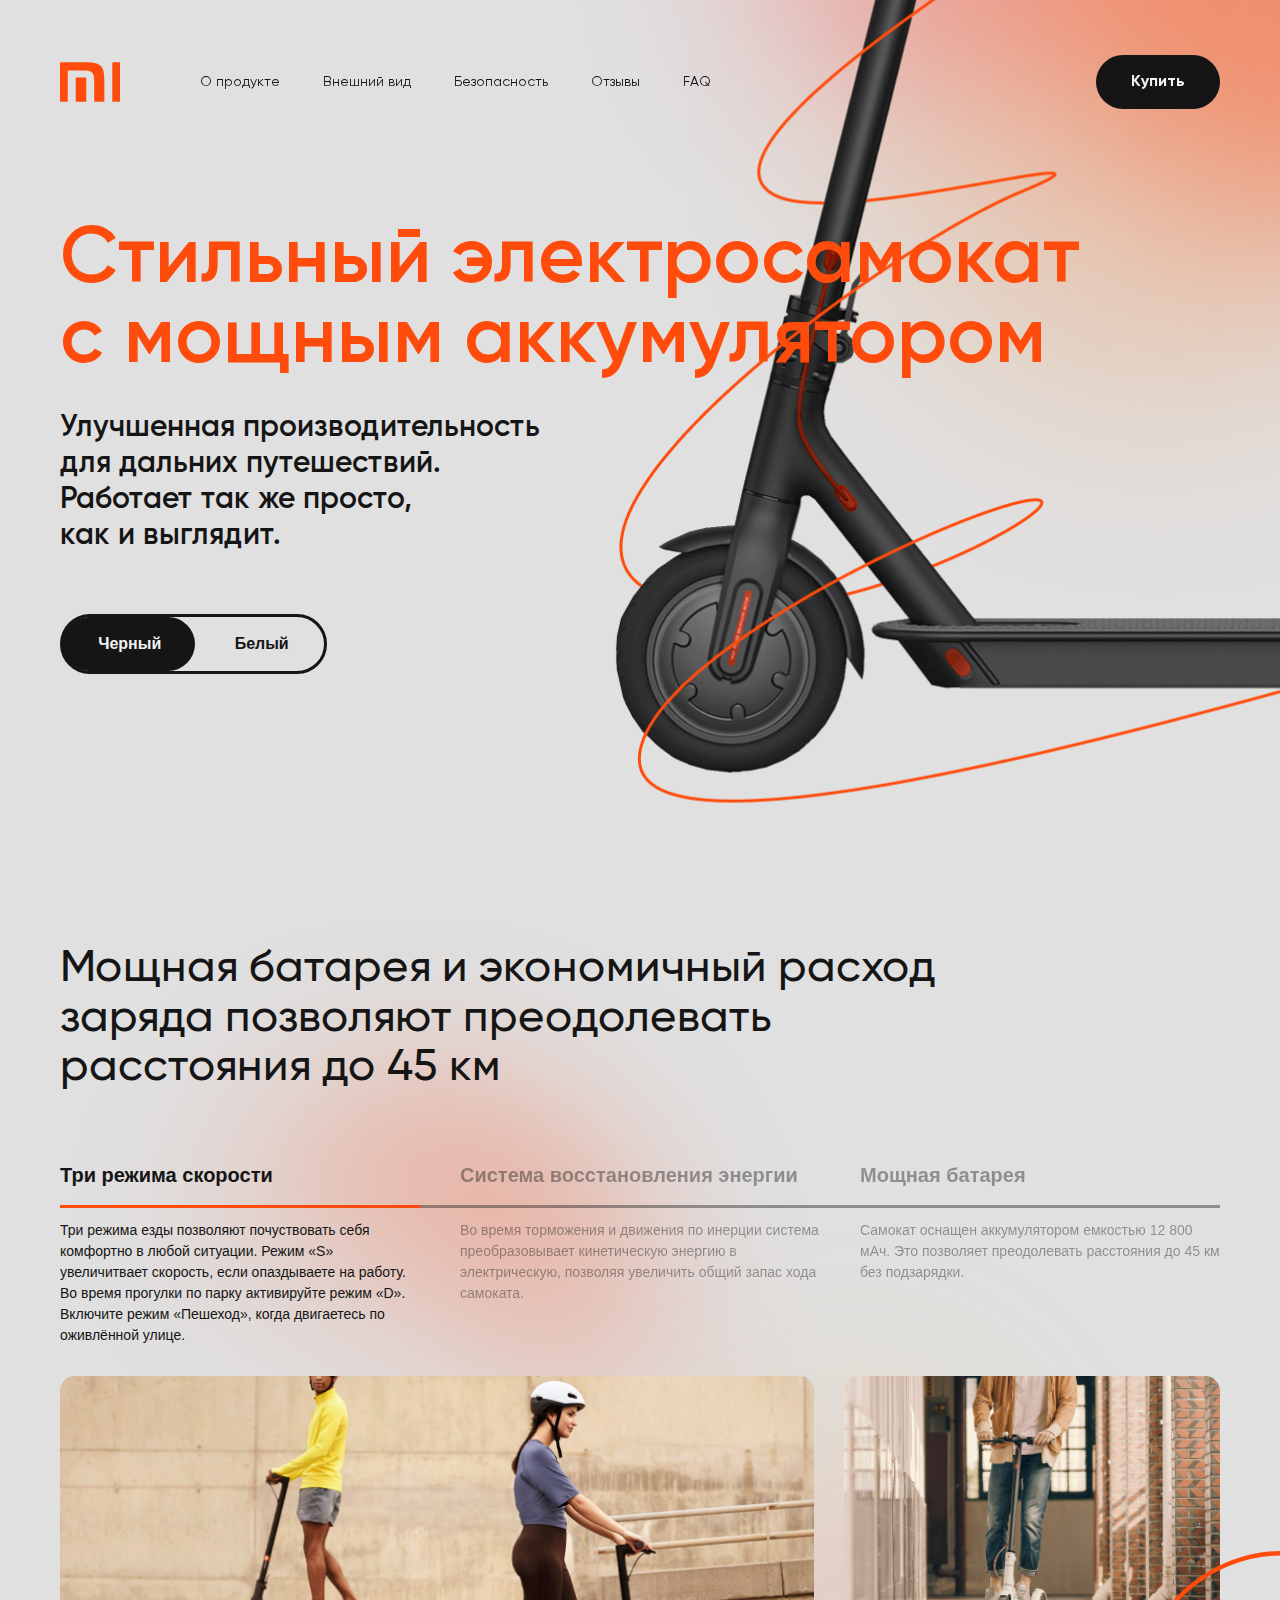
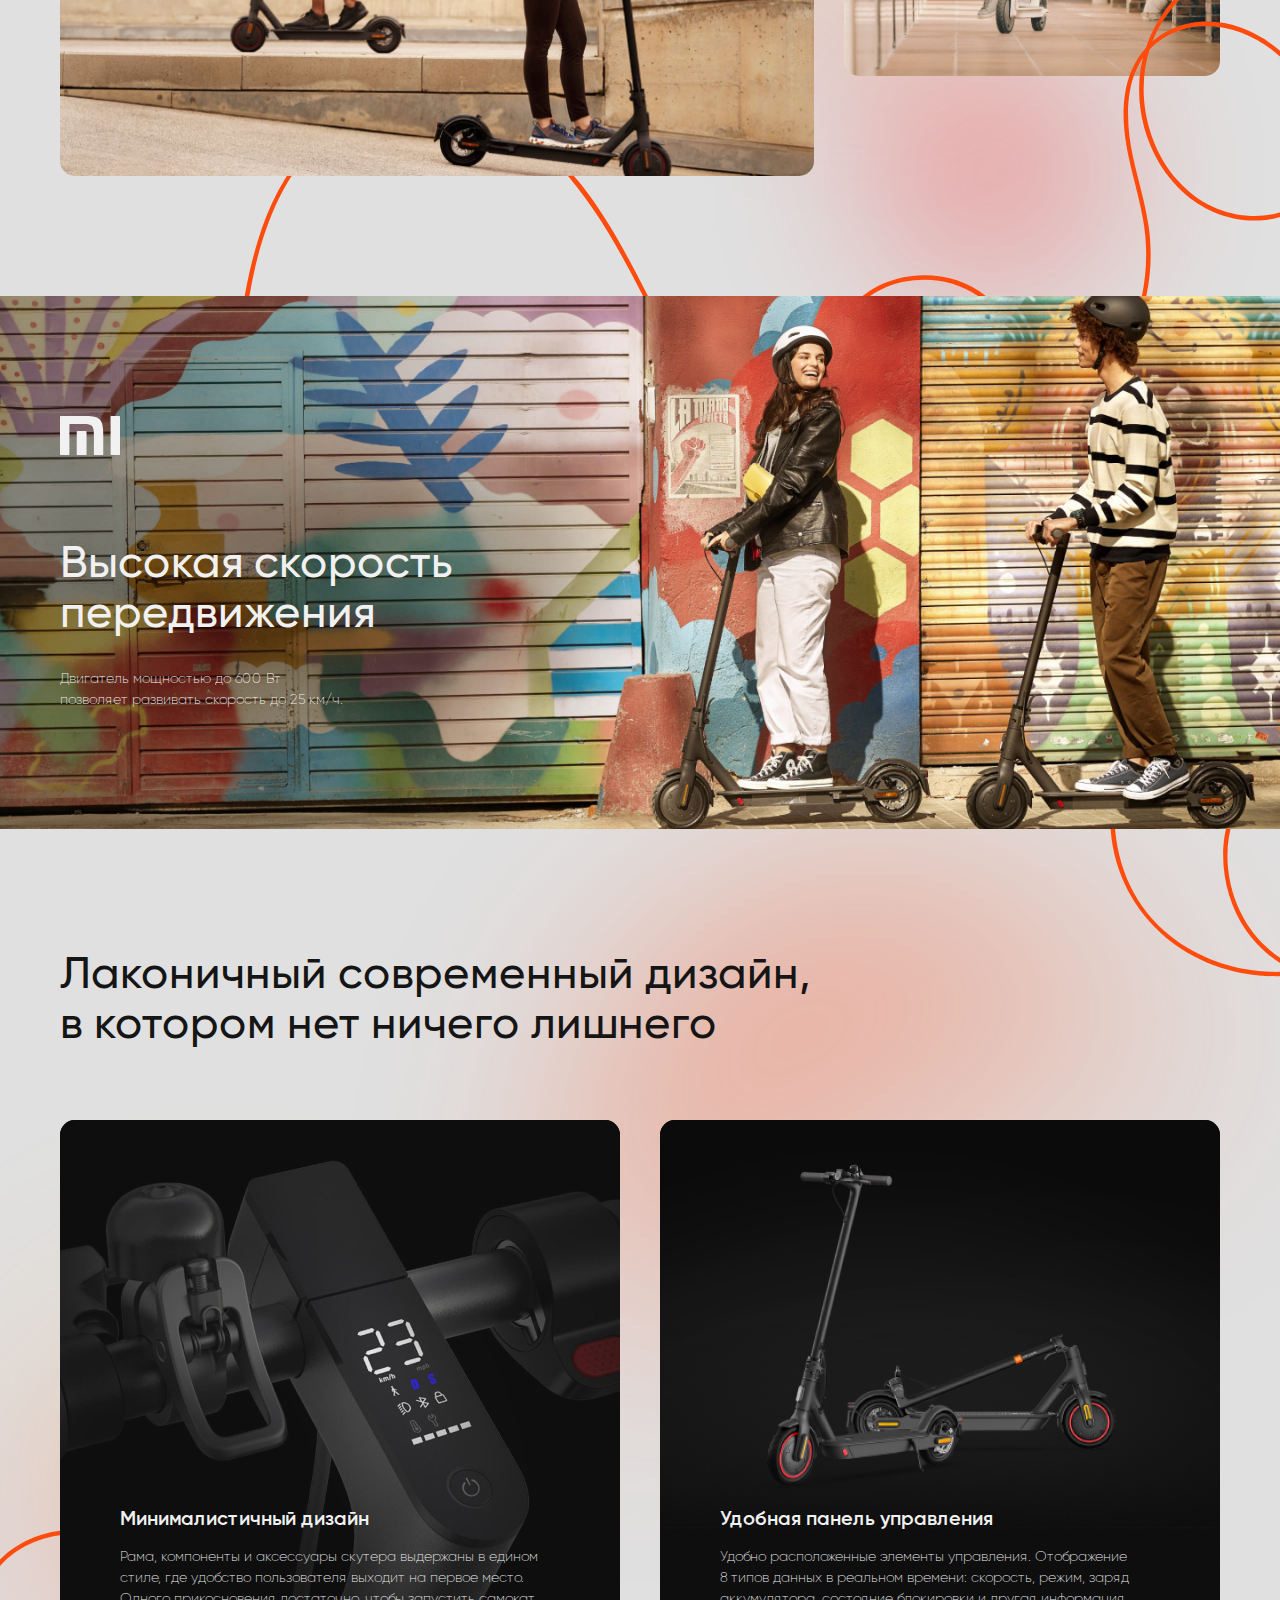
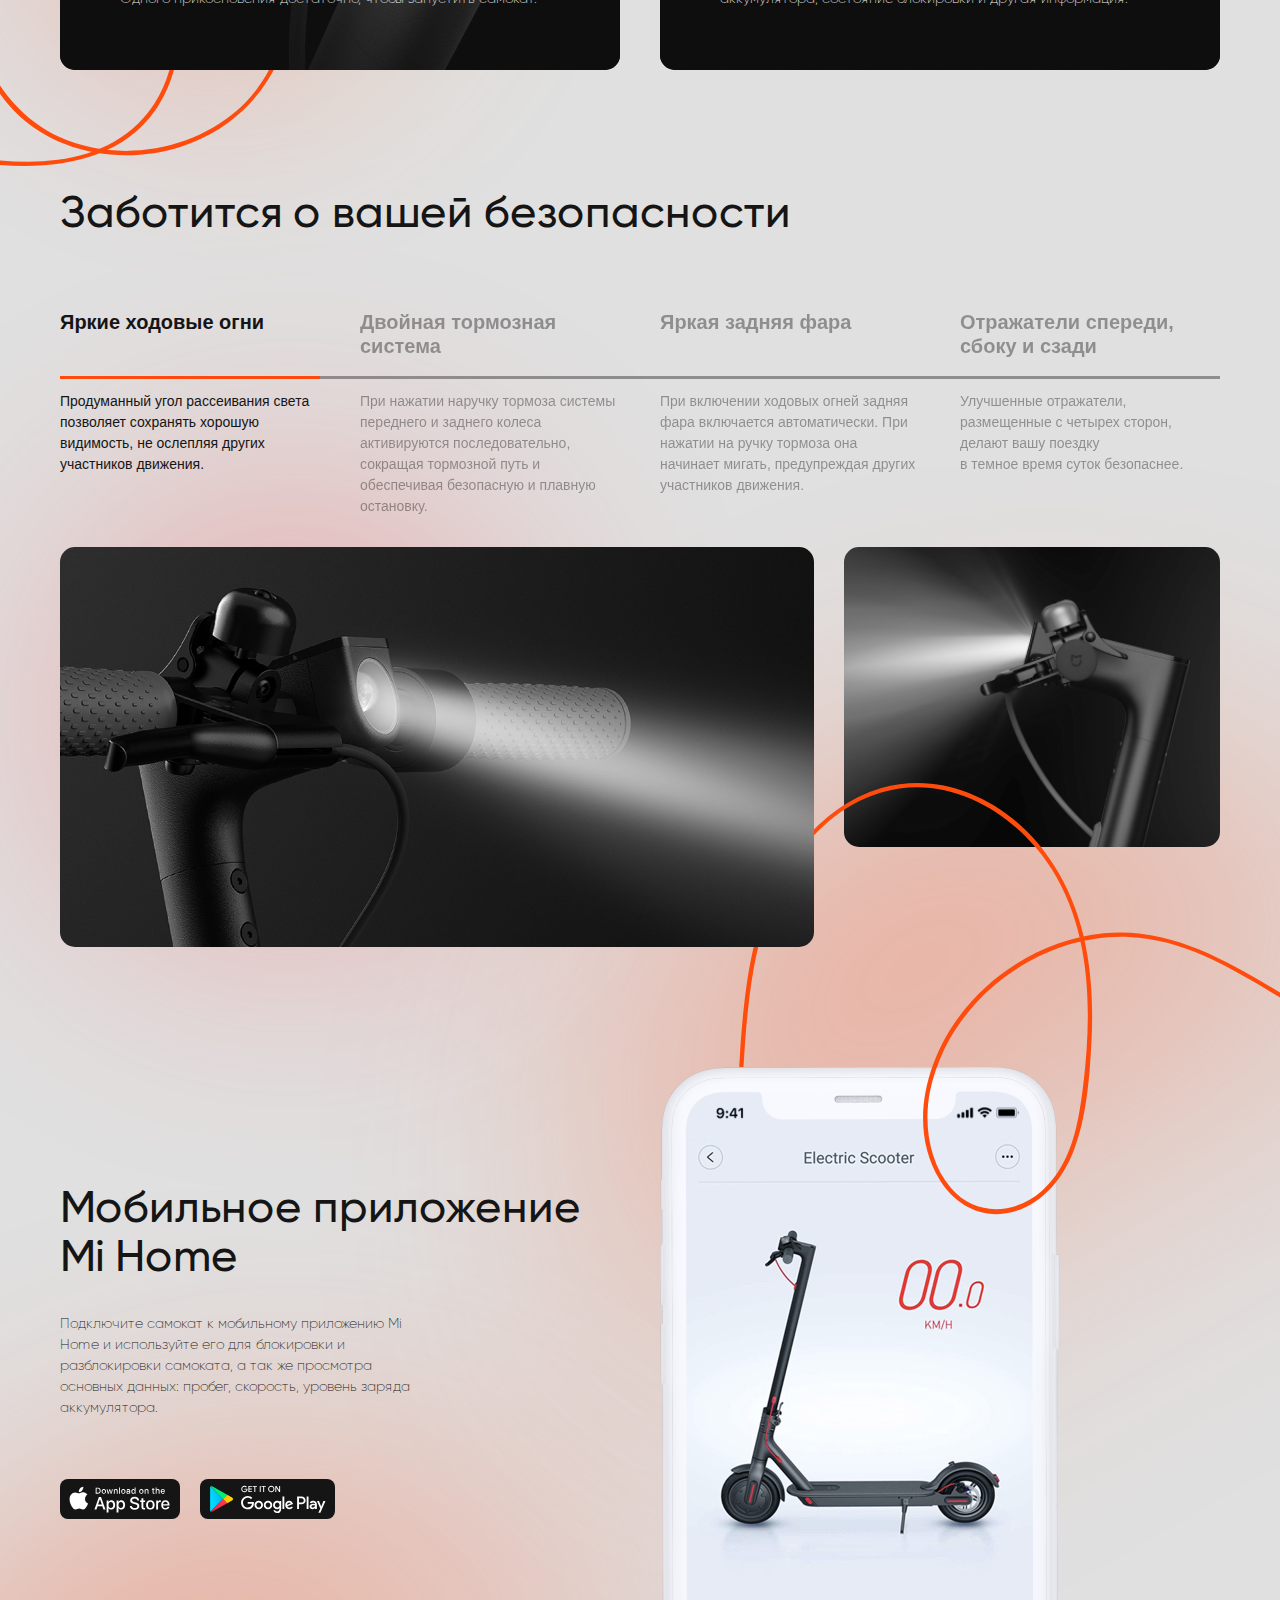
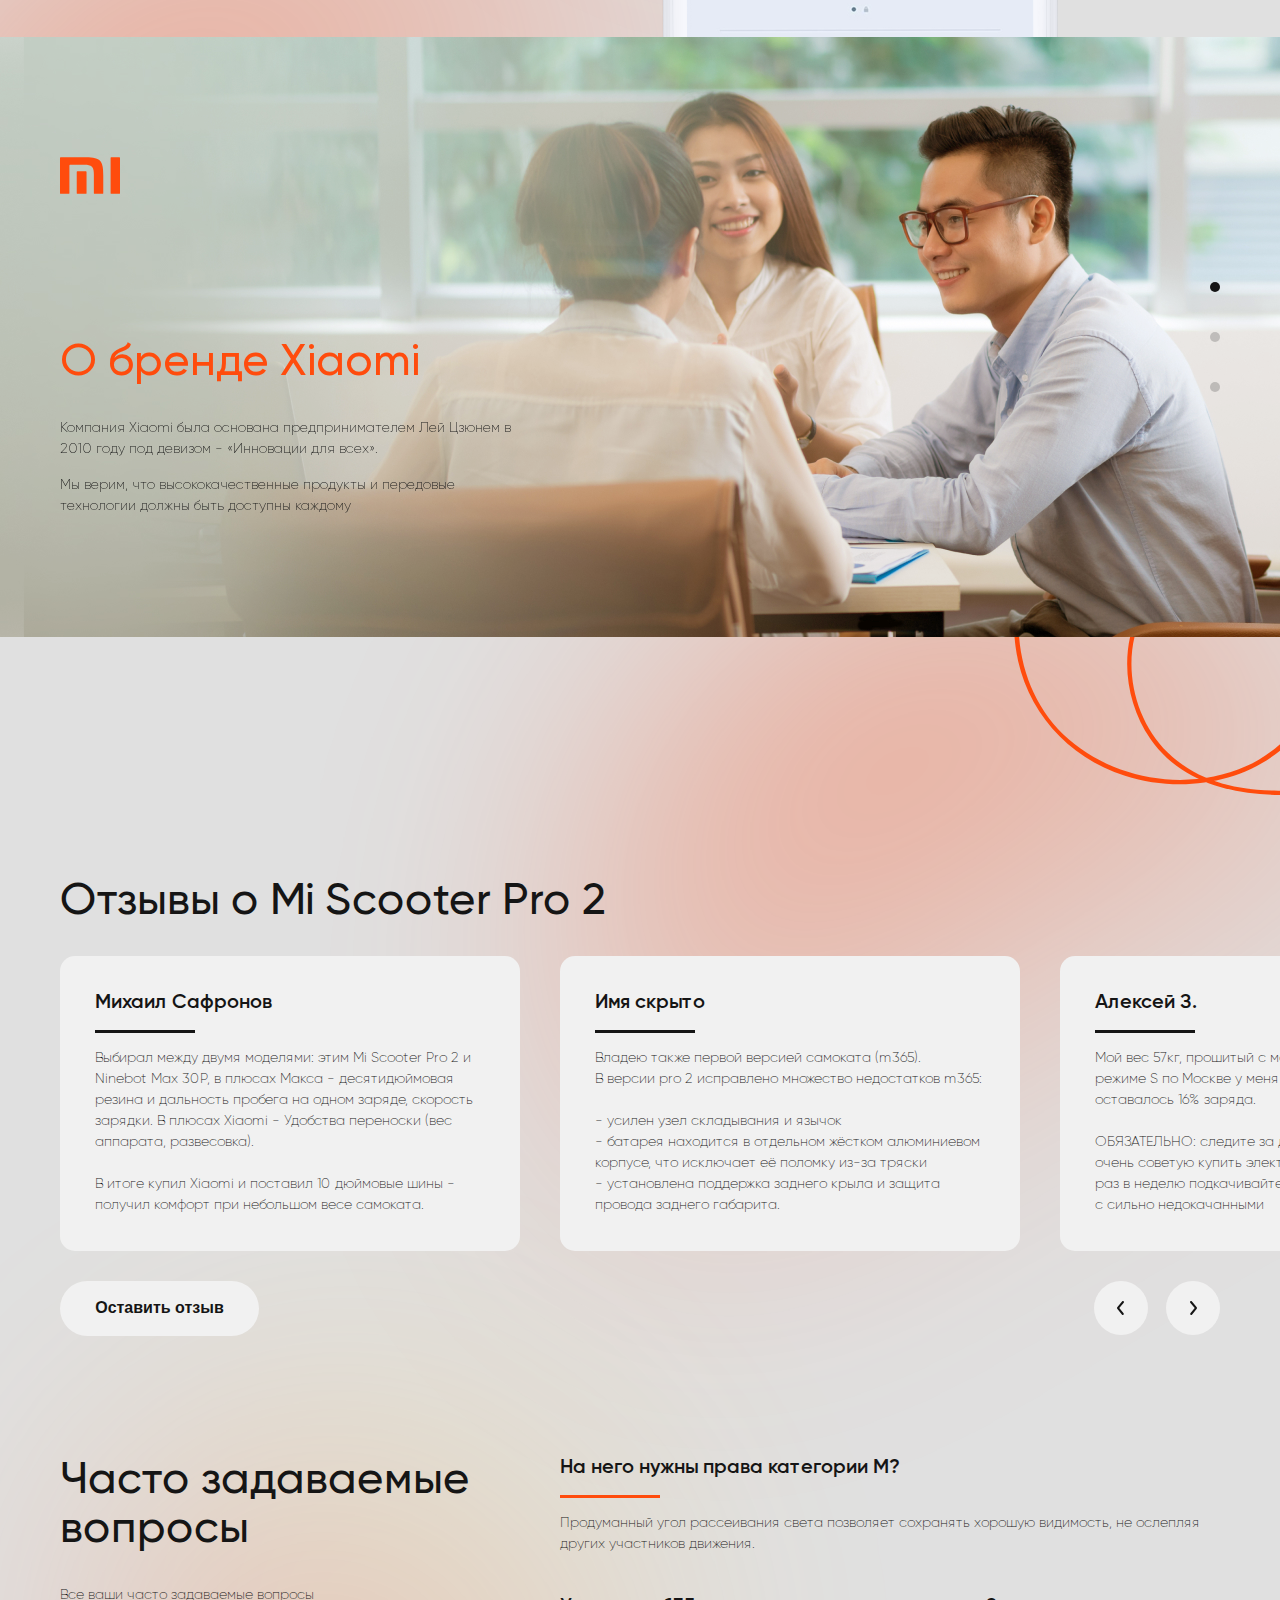
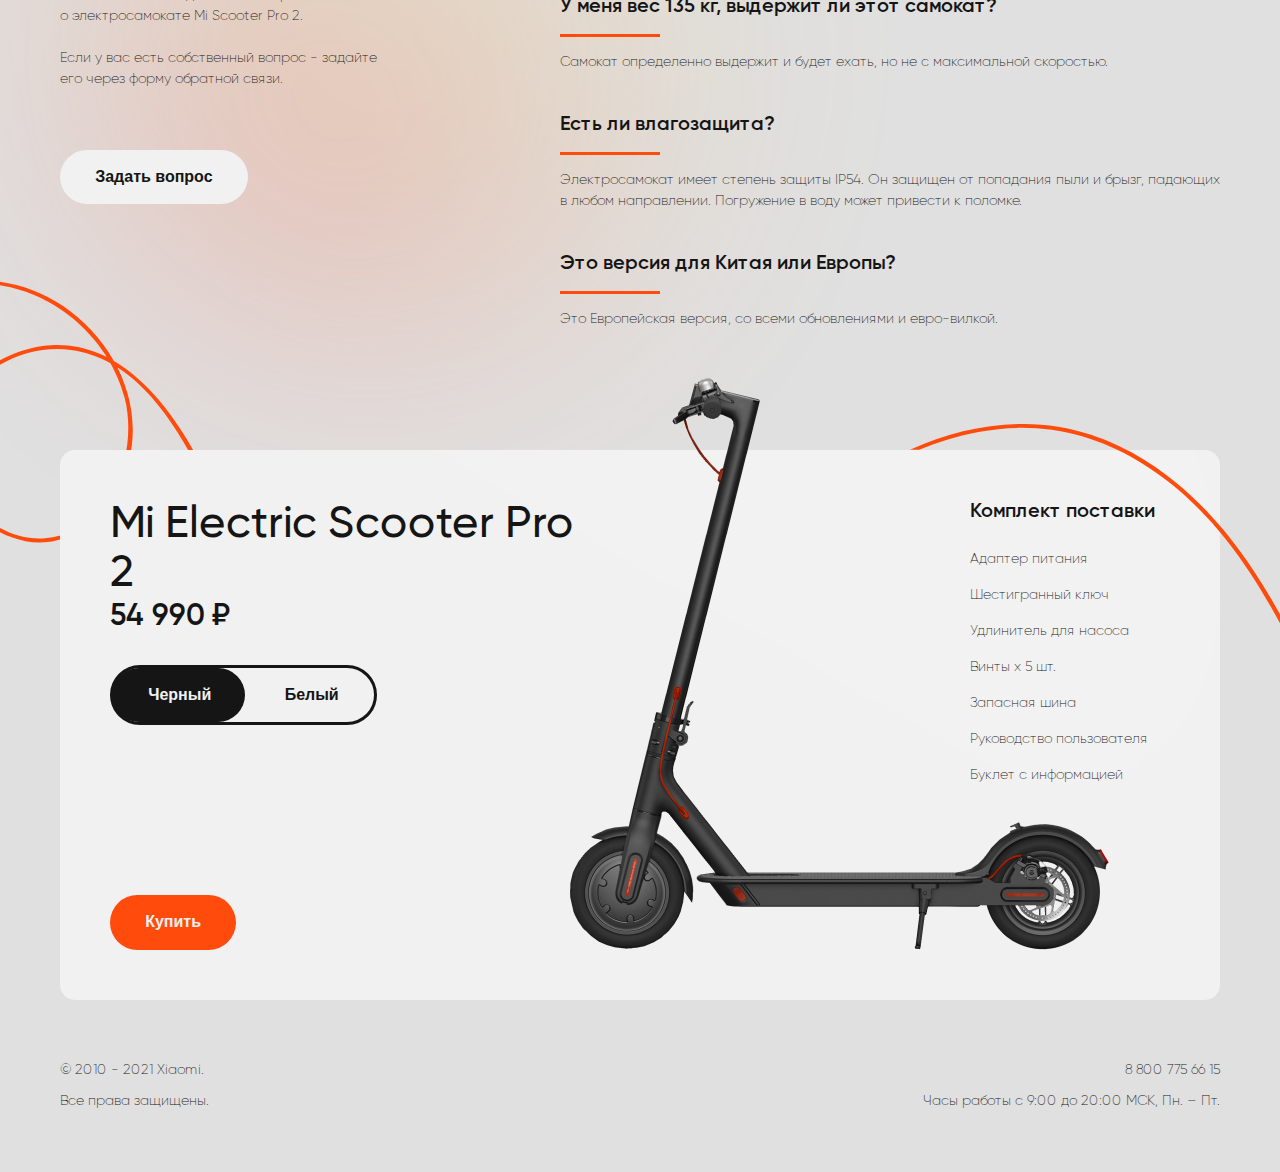
<file: Mi-Bike/index.html>
<!DOCTYPE html>
<html lang="en">
<head>
    <meta charset="UTF-8">
<meta http-equiv="X-UA-Compatible" content="IE=edge">
<meta name="viewport" content="width=device-width, initial-scale=1.0">
<meta name="google" content="notranslate">
<link
  rel="stylesheet"
  href="https://cdn.jsdelivr.net/npm/swiper@10/swiper-bundle.min.css"
/>
<link rel="stylesheet" href="assets/css/style.min.css">
<title>MI Bike</title>
</head>
<body>

    <div class="page">
        <header class="header">
    <div class="container">
        <div class="header__inner">

            <div class="header__logo">
                <span class="header__logo--span">MI Bike</span>
            </div>

            <div class="menu__container">
                <div class="menu__overlay">
                    <div class="menu">
                        <nav class="menu__nav">
                            <a href="#battery" class="menu__nav--link">О продукте</a>
                            <a href="#design" class="menu__nav--link">Внешний вид</a>
                            <a href="#safety" class="menu__nav--link">Безопасность</a>
                            <a href="#reviews" class="menu__nav--link">Отзывы</a>
                            <a href="#faq" class="menu__nav--link">FAQ</a>
                        </nav>
                        <a href="#product" class="btn menu__btn menu__nav--link">Купить</a>
                    </div>
                </div>
            </div>

            <button class="btn burger__btn">
                <div class="burger">
                    <div class="burger__span"></div>
                </div>
            </button>
            
        </div>
    </div>
</header>

<div class="overlay"></div>
        <div class="intro">
    <div class="container container__relative">
        <div class="page__bg page__bg--intro"></div>
        <div class="intro__inner">

            <div class="intro__text">
                <h1 class="intro__text--title">
                    Стильный электросамокат<br>с мощным аккумулятором
                </h1>
                <p class="intro__text--sub">
                    Улучшенная производительность<br> для дальних путешествий. <br>Работает так же просто, <br>как и выглядит.
                </p>

                <!-- Buttons for choose current color  -->
                <div class="color-choise intro__color-choise" data-key="intro-bg">
                    <button class="btn btn__transparent color-choise__btn" data-color="dark">Черный</button>
                    <button class="btn btn__transparent color-choise__btn" data-color="light">Белый</button>

                    <div class="color-choise__slider notrans"></div>
                </div>
            </div>

            <!-- Bg Images of colors -->
            <div id="intro-bg" data-color="dark" class="intro__bg intro__bg--dark"></div>
            <div id="intro-bg" data-color="light" class="intro__bg intro__bg--light"></div>

        </div>
    </div>
</div>
        <div class="about battery" id="battery">
    <div class="page__bg page__bg--battery"></div>
    <div class="battery__overflow">
        <div class="container">

            <div class="about__inner battery__inner">

                <h1 class="title">
                    Мощная батарея и экономичный расход <br>заряда позволяют преодолевать <br>расстояния до 45 км
                </h1>

                <div class="about__content">

                    <div class="about__tabs battery__tabs">
     <div class="about__tabs--btns battery__tabs--btns">
        <div class="about__tabs--slidebar hide">
            <div class="about__tabs--bar"></div>
        </div>

        
            <button class="about__tabs--btn">
                <h3 class="title__sm about__tabs--btn__title">
                    Три режима скорости
                </h3>
                <p class="paragraph about__tabs--btn__text">
                    Три режима езды позволяют почуствовать себя комфортно в любой ситуации. Режим «S» увеличитвает скорость, если опаздываете на работу. Во время прогулки по парку активируйте режим «D». Включите режим «Пешеход», когда двигаетесь по оживлённой улице.
                </p>
                <div class="about__tabs--images">
                    <div class="about__tabs--images__large">
                        <img src="assets/images/battery/battery-tab-1-1.png">
                    </div>
                    <div class="about__tabs--images__small">
                        <img src="assets/images/battery/battery-tab-1-2.png">
                    </div>
                </div>
            </button>
        
            <button class="about__tabs--btn">
                <h3 class="title__sm about__tabs--btn__title">
                    Система восстановления энергии
                </h3>
                <p class="paragraph about__tabs--btn__text">
                    Во время торможения и движения по инерции система преобразовывает кинетическую энергию в электрическую, позволяя увеличить общий запас хода самоката.
                </p>
                <div class="about__tabs--images">
                    <div class="about__tabs--images__large">
                        <img src="assets/images/battery/battery-tab-2-1.png">
                    </div>
                    <div class="about__tabs--images__small">
                        <img src="assets/images/battery/battery-tab-2-2.png">
                    </div>
                </div>
            </button>
        
            <button class="about__tabs--btn">
                <h3 class="title__sm about__tabs--btn__title">
                    Мощная батарея
                </h3>
                <p class="paragraph about__tabs--btn__text">
                    Самокат оснащен аккумулятором емкостью 12 800 мАч. Это позволяет преодолевать расстояния до 45 км без подзарядки.
                </p>
                <div class="about__tabs--images">
                    <div class="about__tabs--images__large">
                        <img src="assets/images/battery/battery-tab-3-1.png">
                    </div>
                    <div class="about__tabs--images__small">
                        <img src="assets/images/battery/battery-tab-3-2.png">
                    </div>
                </div>
            </button>
        
    </div>


    <div class="about__tabs--items">

        <div class="about__tabs--overflow about__tabs--overflow__foreground">
            <div class="about__tabs--wrapper about__tabs--wrapper__foreground">

                
                    <div class="about__tab">
                        <div class="about__tab--img about__tab--img__large">
                            <img src="assets/images/battery/battery-tab-1-1.png" alt="">
                        </div>
                    </div>
                
                    <div class="about__tab">
                        <div class="about__tab--img about__tab--img__large">
                            <img src="assets/images/battery/battery-tab-2-1.png" alt="">
                        </div>
                    </div>
                
                    <div class="about__tab">
                        <div class="about__tab--img about__tab--img__large">
                            <img src="assets/images/battery/battery-tab-3-1.png" alt="">
                        </div>
                    </div>
                

            </div>
        </div>

        <div class="battery__spline"></div>
            
        <div class="about__tabs--overflow about__tabs--overflow__background">
            <div class="about__tabs--wrapper about__tabs--wrapper__background">

                
                    <div class="about__tab">
                        <div class="about__tab--img about__tab--img__small">
                            <img src="assets/images/battery/battery-tab-1-2.png" alt="">
                        </div>
                    </div>
                
                    <div class="about__tab">
                        <div class="about__tab--img about__tab--img__small">
                            <img src="assets/images/battery/battery-tab-2-2.png" alt="">
                        </div>
                    </div>
                
                    <div class="about__tab">
                        <div class="about__tab--img about__tab--img__small">
                            <img src="assets/images/battery/battery-tab-3-2.png" alt="">
                        </div>
                    </div>
                

            </div>
        </div>
        
    </div>


</div>
                
                </div>

            </div>
        </div>
    </div>
</div>

        <div class="engine__fullscreen">
    <div class="engine__bg">
        <img src="assets/images/engine/engine-bg.png" alt="">
    </div>
    <div class="engine">
        <div class="container">
            
            <div class="engine__inner">
                <div class="engine__main">

                    <div class="engine__logo">
                        <img src="assets/images/logo-white.svg" alt="MI">
                    </div>

                    <h1 class="title engine__title">
                        Высокая скорость <br>передвижения
                    </h1>

                    <p class="paragraph engine__paragraph">
                        Двигатель мощностью до 600 Вт позволяет развивать скорость до 25 км/ч.
                    </p>
                </div>

            </div>

        </div>
    </div>
</div>

        <div class="design__overflow">
            <div class="design" id="design">
    <div class="container">

        <h1 class="title design__title">
            Лаконичный современный дизайн, <br>в котором нет ничего лишнего
        </h1>

        <div class="design__items">

            <div class="design__item">
                <div class="design__item--photo">
                    <img src="assets/images/design/design-item-2.jpg">
                </div>
                <div class="design__item--text">
                    <h3 class="title title__sm design__item--text__title">
                        Минималистичный дизайн
                    </h3>
                    <p class="paragraph design__item--text__paragraph">
                        Рама, компоненты и аксессуары скутера выдержаны в едином стиле, где удобство пользователя выходит на первое место.  Одного прикосновения достаточно, чтобы запустить самокат.
                    </p>
                </div>
            </div>
            <div class="design__item">
                <div class="design__item--photo">
                    <img src="assets/images/design/design-item-1.jpg">
                </div>
                <div class="design__item--text">
                    <h3 class="title title__sm design__item--text__title">
                        Удобная панель управления
                    </h3>
                    <p class="paragraph design__item--text__paragraph">
                        Удобно расположенные элементы управления. Отображение <br>8 типов данных в реальном времени: скорость, режим, заряд аккумулятора, состояние блокировки и другая информация.
                    </p>
                </div>
            </div>

        </div>

    </div>
</div>
        </div>
        
        <div class="spline__overflow">
            <div class="about safety" id="safety">
    <div class="safety__overflow">
        <div class="container">

            <div class="about__inner safety__inner">

                <h1 class="title">
                    Заботится о вашей безопасности
                </h1>

                <div class="about__content">

                    <div class="about__tabs safety__tabs">
     <div class="about__tabs--btns safety__tabs--btns">
        <div class="about__tabs--slidebar hide">
            <div class="about__tabs--bar"></div>
        </div>

        
            <button class="about__tabs--btn">
                <h3 class="title__sm about__tabs--btn__title">
                    Яркие ходовые огни
                </h3>
                <p class="paragraph about__tabs--btn__text">
                    Продуманный угол рассеивания света позволяет сохранять хорошую видимость, не ослепляя других участников движения.
                </p>
                <div class="about__tabs--images">
                    <div class="about__tabs--images__large">
                        <img src="assets/images/safety/safety-tab-1-1.png">
                    </div>
                    <div class="about__tabs--images__small">
                        <img src="assets/images/safety/safety-tab-1-2.png">
                    </div>
                </div>
            </button>
        
            <button class="about__tabs--btn">
                <h3 class="title__sm about__tabs--btn__title">
                    Двойная тормозная система
                </h3>
                <p class="paragraph about__tabs--btn__text">
                    При нажатии наручку тормоза системы переднего и заднего колеса активируются последовательно, сокращая тормозной путь и обеспечивая безопасную и плавную остановку.
                </p>
                <div class="about__tabs--images">
                    <div class="about__tabs--images__large">
                        <img src="assets/images/safety/safety-tab-2-1.png">
                    </div>
                    <div class="about__tabs--images__small">
                        <img src="assets/images/safety/safety-tab-2-2.png">
                    </div>
                </div>
            </button>
        
            <button class="about__tabs--btn">
                <h3 class="title__sm about__tabs--btn__title">
                    Яркая задняя фара
                </h3>
                <p class="paragraph about__tabs--btn__text">
                    При включении ходовых огней задняя фара включается автоматически. При нажатии на ручку тормоза она начинает мигать, предупреждая других участников движения.
                </p>
                <div class="about__tabs--images">
                    <div class="about__tabs--images__large">
                        <img src="assets/images/safety/safety-tab-3-1.png">
                    </div>
                    <div class="about__tabs--images__small">
                        <img src="assets/images/safety/safety-tab-3-2.png">
                    </div>
                </div>
            </button>
        
            <button class="about__tabs--btn">
                <h3 class="title__sm about__tabs--btn__title">
                    Отражатели спереди, сбоку и сзади
                </h3>
                <p class="paragraph about__tabs--btn__text">
                    Улучшенные отражатели, размещенные с четырех сторон, делают вашу поездку <br>в темное время суток безопаснее.
                </p>
                <div class="about__tabs--images">
                    <div class="about__tabs--images__large">
                        <img src="assets/images/safety/safety-tab-4-1.png">
                    </div>
                    <div class="about__tabs--images__small">
                        <img src="assets/images/safety/safety-tab-4-2.png">
                    </div>
                </div>
            </button>
        
    </div>


    <div class="about__tabs--items">

        <div class="about__tabs--overflow about__tabs--overflow__foreground">
            <div class="about__tabs--wrapper about__tabs--wrapper__foreground">

                
                    <div class="about__tab">
                        <div class="about__tab--img about__tab--img__large">
                            <img src="assets/images/safety/safety-tab-1-1.png" alt="">
                        </div>
                    </div>
                
                    <div class="about__tab">
                        <div class="about__tab--img about__tab--img__large">
                            <img src="assets/images/safety/safety-tab-2-1.png" alt="">
                        </div>
                    </div>
                
                    <div class="about__tab">
                        <div class="about__tab--img about__tab--img__large">
                            <img src="assets/images/safety/safety-tab-3-1.png" alt="">
                        </div>
                    </div>
                
                    <div class="about__tab">
                        <div class="about__tab--img about__tab--img__large">
                            <img src="assets/images/safety/safety-tab-4-1.png" alt="">
                        </div>
                    </div>
                

            </div>
        </div>

        <div class="safety__spline"></div>
            
        <div class="about__tabs--overflow about__tabs--overflow__background">
            <div class="about__tabs--wrapper about__tabs--wrapper__background">

                
                    <div class="about__tab">
                        <div class="about__tab--img about__tab--img__small">
                            <img src="assets/images/safety/safety-tab-1-2.png" alt="">
                        </div>
                    </div>
                
                    <div class="about__tab">
                        <div class="about__tab--img about__tab--img__small">
                            <img src="assets/images/safety/safety-tab-2-2.png" alt="">
                        </div>
                    </div>
                
                    <div class="about__tab">
                        <div class="about__tab--img about__tab--img__small">
                            <img src="assets/images/safety/safety-tab-3-2.png" alt="">
                        </div>
                    </div>
                
                    <div class="about__tab">
                        <div class="about__tab--img about__tab--img__small">
                            <img src="assets/images/safety/safety-tab-4-2.png" alt="">
                        </div>
                    </div>
                

            </div>
        </div>
        
    </div>


</div>
                    
                </div>

            </div>
        </div>
    </div>
</div>

            <div class="download__overflow">
    <div class="container">

        <div class="download">

            <div class="download__text">
                <h1 class="title download__title">
                    Мобильное приложение Mi Home
                </h1>
    
                <p class="paragraph download__paragraph">
                    Подключите самокат к мобильному приложению Mi Home и используйте его для блокировки и разблокировки самоката, а так же просмотра основных данных: пробег, скорость, уровень заряда аккумулятора.
                </p>
    
                <div class="download__buttons">
                    <a href="#" class="download__btn download__btn--appstore">
                        App Store
                    </a>
                    <a href="#" class="download__btn download__btn--google">
                        Google Store
                    </a>
                </div>
            </div>

            <div class="download__phone"></div>

        </div>

    </div>
</div>
        </div>
        
        <div class="brand">
    <div class="swiper brand__slider brand__slider--vertical">

    <div class="swiper-wrapper">

        
            <div class="swiper-slide brand__slide">
                <div class="brand__slide--bg">
                    <img src="assets/images/brand/brand-slide-1.jpg">
                </div>
                <div class="brand__slide--position">
                    <div class="container brand__slide--container">
                        <div class="brand__slide--inner">
                            <div class="brand__slide--logo">
                                <img src="assets/images/logo-red.svg" alt="MI">
                            </div>
                            <h1 class="title brand__slide--title">
                                О бренде Xiaomi
                            </h1>
                            <div class="brand__slide--paragraphs">
                                <p class="paragraph brand__slide--paragraph">
                                    Компания Xiaomi была основана предпринимателем Лей Цзюнем в 2010 году под девизом - «Инновации для всех».<span class="space-between"></span>Мы верим, что высококачественные продукты и передовые технологии должны быть доступны каждому
                                </p>
                            </div>
                        </div>
                    </div>
                </div>
            </div>
        
            <div class="swiper-slide brand__slide">
                <div class="brand__slide--bg">
                    <img src="assets/images/brand/brand-slide-1.jpg">
                </div>
                <div class="brand__slide--position">
                    <div class="container brand__slide--container">
                        <div class="brand__slide--inner">
                            <div class="brand__slide--logo">
                                <img src="assets/images/logo-red.svg" alt="MI">
                            </div>
                            <h1 class="title brand__slide--title">
                                О бренде Xiaomi
                            </h1>
                            <div class="brand__slide--paragraphs">
                                <p class="paragraph brand__slide--paragraph">
                                    Компания Xiaomi была основана предпринимателем Лей Цзюнем в 2010 году под девизом - «Инновации для всех».<span class="space-between"></span>Мы верим, что высококачественные продукты и передовые технологии должны быть доступны каждому
                                </p>
                            </div>
                        </div>
                    </div>
                </div>
            </div>
        
            <div class="swiper-slide brand__slide">
                <div class="brand__slide--bg">
                    <img src="assets/images/brand/brand-slide-1.jpg">
                </div>
                <div class="brand__slide--position">
                    <div class="container brand__slide--container">
                        <div class="brand__slide--inner">
                            <div class="brand__slide--logo">
                                <img src="assets/images/logo-red.svg" alt="MI">
                            </div>
                            <h1 class="title brand__slide--title">
                                О бренде Xiaomi
                            </h1>
                            <div class="brand__slide--paragraphs">
                                <p class="paragraph brand__slide--paragraph">
                                    Компания Xiaomi была основана предпринимателем Лей Цзюнем в 2010 году под девизом - «Инновации для всех».<span class="space-between"></span>Мы верим, что высококачественные продукты и передовые технологии должны быть доступны каждому
                                </p>
                            </div>
                        </div>
                    </div>
                </div>
            </div>
        

    </div>
    <div class="swiper-pagination brand__pagination brand__pagination--vertical"></div>
</div>
<div class="swiper brand__slider brand__slider--horizontal">

    <div class="swiper-wrapper">

        
            <div class="swiper-slide brand__slide">
                <div class="brand__slide--bg">
                    <img src="assets/images/brand/brand-slide-1-response.jpg">
                </div>
                <div class="brand__slide--position">
                    <div class="container brand__slide--container">
                        <div class="brand__slide--inner">
                            <div class="brand__slide--logo">
                                <img src="assets/images/logo-red.svg" alt="MI">
                            </div>
                            <h1 class="title brand__slide--title">
                                О бренде Xiaomi
                            </h1>
                            <div class="brand__slide--paragraphs">
                                <p class="paragraph brand__slide--paragraph">
                                    Компания Xiaomi была основана предпринимателем Лей Цзюнем в 2010 году под девизом - «Инновации для всех».<span class="space-between"></span>Мы верим, что высококачественные продукты и передовые технологии должны быть доступны каждому
                                </p>
                            </div>
                        </div>
                    </div>
                </div>
            </div>
        
            <div class="swiper-slide brand__slide">
                <div class="brand__slide--bg">
                    <img src="assets/images/brand/brand-slide-1-response.jpg">
                </div>
                <div class="brand__slide--position">
                    <div class="container brand__slide--container">
                        <div class="brand__slide--inner">
                            <div class="brand__slide--logo">
                                <img src="assets/images/logo-red.svg" alt="MI">
                            </div>
                            <h1 class="title brand__slide--title">
                                О бренде Xiaomi
                            </h1>
                            <div class="brand__slide--paragraphs">
                                <p class="paragraph brand__slide--paragraph">
                                    Компания Xiaomi была основана предпринимателем Лей Цзюнем в 2010 году под девизом - «Инновации для всех».<span class="space-between"></span>Мы верим, что высококачественные продукты и передовые технологии должны быть доступны каждому
                                </p>
                            </div>
                        </div>
                    </div>
                </div>
            </div>
        
            <div class="swiper-slide brand__slide">
                <div class="brand__slide--bg">
                    <img src="assets/images/brand/brand-slide-1-response.jpg">
                </div>
                <div class="brand__slide--position">
                    <div class="container brand__slide--container">
                        <div class="brand__slide--inner">
                            <div class="brand__slide--logo">
                                <img src="assets/images/logo-red.svg" alt="MI">
                            </div>
                            <h1 class="title brand__slide--title">
                                О бренде Xiaomi
                            </h1>
                            <div class="brand__slide--paragraphs">
                                <p class="paragraph brand__slide--paragraph">
                                    Компания Xiaomi была основана предпринимателем Лей Цзюнем в 2010 году под девизом - «Инновации для всех».<span class="space-between"></span>Мы верим, что высококачественные продукты и передовые технологии должны быть доступны каждому
                                </p>
                            </div>
                        </div>
                    </div>
                </div>
            </div>
        

    </div>
    <div class="swiper-pagination brand__pagination brand__pagination--horizontal"></div>
</div>
</div>

        <div class="spline__overflow">
            <div class="reviews__overflow">

    <div class="reviews__bg--overflow">
        <div class="container">
            <div class="reviews__bg"></div>
        </div>
    </div>
    
    <div class="reviews" id="reviews">
        <div class="container">
            <h1 class="title reviews__title">Отзывы о Mi Scooter Pro 2</h1>
        </div>

        <div class="reviews__slider--overflow">
            <div class="container">
                <div class="swiper reviews__slider">
                    <div class="swiper-wrapper">

                        <div class="swiper-slide reviews__slide">
    <h1 class="title__sm reviews__slide--name">
        Михаил Сафронов
    </h1>
    <p class="paragraph reviews__slide--paragraph">
        Выбирал между двумя моделями: этим Mi Scooter Pro 2 и Ninebot Max 30P, в плюсах Макса - десятидюймовая резина и дальность пробега на одном заряде, скорость зарядки. В плюсах Xiaomi - Удобства переноски (вес аппарата, развесовка).<br> <br> В итоге купил Xiaomi и поставил 10 дюймовые шины - получил комфорт при небольшом весе самоката.
    </p>
</div>

                        <div class="swiper-slide reviews__slide">
    <h1 class="title__sm reviews__slide--name">
        Имя скрыто
    </h1>
    <p class="paragraph reviews__slide--paragraph">
        Владею также первой версией самоката (m365). <br>В версии pro 2 исправлено множество недостатков m365:<br><br>- усилен узел складывания и язычок<br>- батарея находится в отдельном жёстком алюминиевом корпусе, что исключает её поломку из-за тряски<br>- установлена поддержка заднего крыла и защита провода заднего габарита.
    </p>
</div>

                        <div class="swiper-slide reviews__slide">
    <h1 class="title__sm reviews__slide--name">
        Алексей З.
    </h1>
    <p class="paragraph reviews__slide--paragraph">
        Мой вес 57кг, прошитый с максимальной 32км в час в режиме S по Москве у меня осилил - 25км и еще оставалось 16% заряда.<br><br>ОБЯЗАТЕЛЬНО: следите за давлением в камерах. Прям очень советую купить электронный насос от Xiaomi, и раз в неделю подкачивайте. С завода самокат приезжает с сильно недокачанными
    </p>
</div>

                        <div class="swiper-slide reviews__slide">
    <h1 class="title__sm reviews__slide--name">
        Михаил Сафронов
    </h1>
    <p class="paragraph reviews__slide--paragraph">
        Выбирал между двумя моделями: этим Mi Scooter Pro 2 и Ninebot Max 30P, в плюсах Макса - десятидюймовая резина и дальность пробега на одном заряде, скорость зарядки. В плюсах Xiaomi - Удобства переноски (вес аппарата, развесовка).<br> <br> В итоге купил Xiaomi и поставил 10 дюймовые шины - получил комфорт при небольшом весе самоката.
    </p>
</div>

                        <div class="swiper-slide reviews__slide">
    <h1 class="title__sm reviews__slide--name">
        Имя скрыто
    </h1>
    <p class="paragraph reviews__slide--paragraph">
        Владею также первой версией самоката (m365). <br>В версии pro 2 исправлено множество недостатков m365:<br><br>- усилен узел складывания и язычок<br>- батарея находится в отдельном жёстком алюминиевом корпусе, что исключает её поломку из-за тряски<br>- установлена поддержка заднего крыла и защита провода заднего габарита.
    </p>
</div>

                        <div class="swiper-slide reviews__slide">
    <h1 class="title__sm reviews__slide--name">
        Алексей З.
    </h1>
    <p class="paragraph reviews__slide--paragraph">
        Мой вес 57кг, прошитый с максимальной 32км в час в режиме S по Москве у меня осилил - 25км и еще оставалось 16% заряда.<br><br>ОБЯЗАТЕЛЬНО: следите за давлением в камерах. Прям очень советую купить электронный насос от Xiaomi, и раз в неделю подкачивайте. С завода самокат приезжает с сильно недокачанными
    </p>
</div>


                    </div>
                </div>

                <div class="reviews__controls">
                    <div class="reviews__btn">
                        <button class="btn">
                            Оставить отзыв
                        </button>
                    </div>

                    <div class="reviews__slider--pagination"></div>

                    <div class="reviews__slider--controls">
                        <button class="btn reviews__slider--btn reviews__slider--btn__prev">
                            <svg width="24" height="24" viewBox="0 0 24 24" xmlns="http://www.w3.org/2000/svg">
                                <path fill-rule="evenodd" clip-rule="evenodd" d="M13.8287 19C13.5367 19 13.2467 18.873 13.0487 18.627L8.22066 12.627C7.92266 12.256 7.92666 11.726 8.23166 11.36L13.2317 5.35998C13.5847 4.93598 14.2157 4.87898 14.6407 5.23198C15.0647 5.58498 15.1217 6.21598 14.7677 6.63998L10.2927 12.011L14.6077 17.373C14.9537 17.803 14.8857 18.433 14.4547 18.779C14.2707 18.928 14.0487 19 13.8287 19Z"/>
                            </svg>
                        </button>
                        <button class="btn reviews__slider--btn reviews__slider--btn__next">
                            <svg width="24" height="24" viewBox="0 0 24 24" xmlns="http://www.w3.org/2000/svg">
                                <path fill-rule="evenodd" clip-rule="evenodd" d="M10.1713 19C10.4633 19 10.7533 18.873 10.9513 18.627L15.7793 12.627C16.0773 12.256 16.0733 11.726 15.7683 11.36L10.7683 5.35998C10.4153 4.93598 9.78434 4.87898 9.35934 5.23198C8.93534 5.58498 8.87834 6.21598 9.23234 6.63998L13.7073 12.011L9.39234 17.373C9.04634 17.803 9.11434 18.433 9.54534 18.779C9.72934 18.928 9.95134 19 10.1713 19Z"/>
                            </svg>
                        </button>
                    </div>
                </div>
            </div>
        </div>
    </div>
</div>
            <div class="faq__overflow">
    <div class="container">

        <div class="faq" id="faq">

            <div class="faq__text">
                <h1 class="title faq__text--title">
                    Часто задаваемые вопросы
                </h1>
                <p class="paragraph faq__text--paragraph">
                    Все ваши часто задаваемые вопросы<br>о электросамокате Mi Scooter Pro 2.<br><br>Если у вас есть собственный вопрос - задайте <br>его через форму обратной связи.
                </p>
                <button class="btn faq__text--btn">
                    Задать вопрос
                </button>
            </div>

            <div class="faq__items">
                <div class="faq__item">
    <h1 class="title title__sm faq__item--title">
        На него нужны права категории M?
    </h1>
    <p class="paragraph faq__item--paragraph">
        Продуманный угол рассеивания света позволяет сохранять хорошую видимость, не ослепляя <br>других участников движения.
    </p>
</div>
                <div class="faq__item">
    <h1 class="title title__sm faq__item--title">
        У меня вес 135 кг, выдержит ли этот самокат?
    </h1>
    <p class="paragraph faq__item--paragraph">
        Самокат определенно выдержит и будет ехать, но не с максимальной скоростью.
    </p>
</div>
                <div class="faq__item">
    <h1 class="title title__sm faq__item--title">
        Есть ли влагозащита?
    </h1>
    <p class="paragraph faq__item--paragraph">
        Электросамокат имеет степень защиты IP54. Он защищен от попадания пыли и брызг, падающих <br>в любом направлении. Погружение в воду может привести к поломке. 
    </p>
</div>
                <div class="faq__item">
    <h1 class="title title__sm faq__item--title">
        Это версия для Китая или Европы?
    </h1>
    <p class="paragraph faq__item--paragraph">
        Это Европейская версия, со всеми обновлениями и евро-вилкой.
    </p>
</div>
            </div>

        </div>

    </div>
</div>
            <div class="product__overflow" id="product">
    <div class="container">

        <div class="product">
            <div class="product__inner">

                <div id="product-bikes" data-color="dark" class="product__bike product__bike--dark"></div>
                <div id="product-bikes" data-color="light" class="product__bike product__bike--light"></div>
                    
                <div class="product__main">
                    <h1 class="title product__main--title">
                        Mi Electric Scooter Pro 2
                    </h1>
                    <h2 class="sub product__main--price">
                        54 990 ₽
                    </h2>
                    <div class="color-choise product__main--color-choise" data-key="product-bikes">
                        <button class="btn btn__transparent color-choise__btn" data-color="dark">Черный</button>
                        <button class="btn btn__transparent color-choise__btn" data-color="light">Белый</button>

                        <div class="color-choise__slider notrans"></div>
                    </div>
                    <button class="btn btn__red product__main--btn">Купить</button>
                </div>

                <div class="product__info">
                    <h1 class="title__sm product__info--title">Комплект поставки</h1>
                    <ul class="product__info--list">
                        <li class="product__info--list-item">
                            <p class="paragraph">Адаптер питания</p>
                        </li>
                        <li class="product__info--list-item">
                            <p class="paragraph">Шестигранный ключ</p>
                        </li>
                        <li class="product__info--list-item">
                            <p class="paragraph">Удлинитель для насоса</p>
                        </li>
                        <li class="product__info--list-item">
                            <p class="paragraph">Винты x 5 шт.</p>
                        </li>
                        <li class="product__info--list-item">
                            <p class="paragraph">Запасная шина</p>
                        </li>
                        <li class="product__info--list-item">
                            <p class="paragraph">Руководство пользователя</p>
                        </li>
                        <li class="product__info--list-item">
                            <p class="paragraph">Буклет с информацией</p>
                        </li>
                    </ul>
                </div>
            </div>

        </div>

    </div>
</div>
        </div>

        <footer class="footer">
    <div class="container">

        <div class="footer__inner">

            <div class="footer__column">
                <span class="paragraph footer__column--span">
                    &copy; 2010 - 2021 Xiaomi.
                </span>
                <span class="paragraph footer__column--span">
                    Все права защищены.
                </span>
            </div>
            
            <div class="footer__column">
                <a href="tel:+375332222222" class="paragraph footer__column--span">
                    8 800 775 66 15
                </a>
                <span class="paragraph footer__column--span">
                    Часы работы с 9:00 до 20:00 МСК, Пн. – Пт.
                </span>
            </div>

        </div>

    </div>
</footer>

    </div>

    <script src="https://cdn.jsdelivr.net/npm/swiper@10/swiper-bundle.min.js"></script>
    <script src="assets/js/app.min.js"></script>
</body>
</html>
</file>
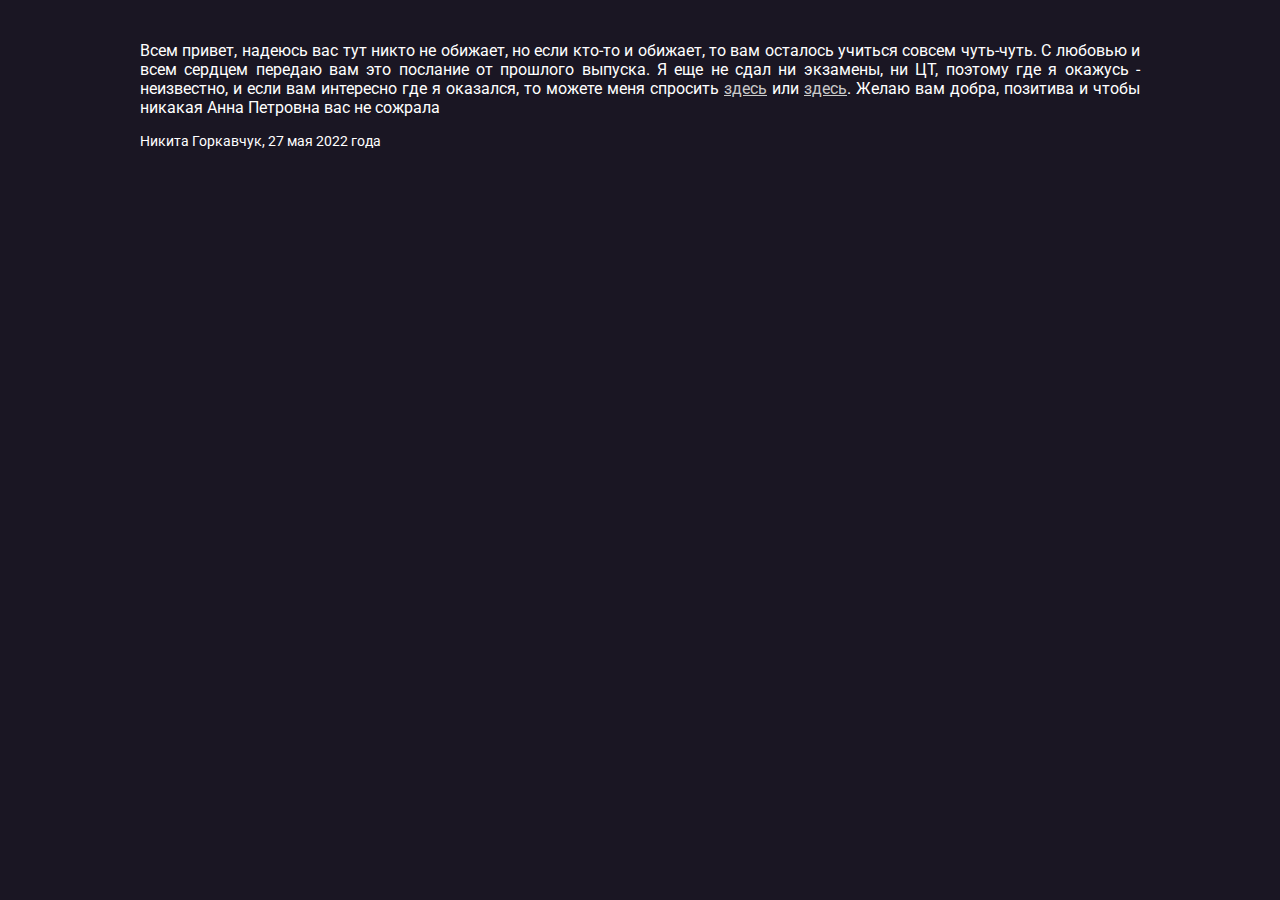
<file: school-end/index.html>
<!DOCTYPE html>
<html lang="en">
<head>
    <meta charset="UTF-8">
    <meta http-equiv="X-UA-Compatible" content="IE=edge">
    <meta name="viewport" content="width=device-width, initial-scale=1.0">
    <meta name="google" content="notranslate">
    <title>Ого</title>
    <link rel="stylesheet" href="style.css">
    <link rel="preconnect" href="https://fonts.googleapis.com">
    <link rel="preconnect" href="https://fonts.gstatic.com" crossorigin>
    <link href="https://fonts.googleapis.com/css2?family=Roboto:wght@400;700&display=swap" rel="stylesheet">
</head>
<body>
    <div class="page">
        <div class="message">
            <p class="messsage__text">
                Всем привет, надеюсь вас тут никто не обижает, но если кто-то и обижает, то вам осталось учиться совсем чуть-чуть. С любовью и всем сердцем передаю вам это послание от прошлого выпуска. Я еще не сдал ни экзамены, ни ЦТ, поэтому где я окажусь - неизвестно, и если вам интересно где я оказался, то можете меня спросить <a href="https://vk.com/nikita.gorckavchuk" target="_blank">здесь</a> или <a href="https://dudosina5.github.io/feb/" target="_blank">здесь</a>. Желаю вам добра, позитива и чтобы никакая Анна Петровна вас не сожрала  
            </p>
            <div class="message__author">
                Никита Горкавчук, 27 мая 2022 года
            </div>
        </div>
    </div>
</body>
</html>
</file>
<file: school-end/style.css>
body {
    margin: 0 8px;
    padding: 0;

    background-color: rgb(26, 22, 35);
    color: #fff;

    font-family: 'Roboto', sans-serif;
}

a {
    color: rgb(202, 202, 202);
}

*,
*::after,
*::before {
    box-sizing: border-box;
}

.page {
    max-width: 1000px;
    width: 100%;
    margin: 0 auto;
}

.message {
    padding: 25px 0;
}

.messsage__text {
    text-align: justify;
}

.message__author {
    font-size: 14px;
}
</file>
<file: Mi-Bike/assets/css/style.min.css>
@font-face{font-family:Gilroy;src:url(../fonts/Gilroy-Regular.eot);src:local("../fonts/Gilroy Regular"),local("Gilroy-Regular"),url(../fonts/Gilroy-Regular.eot?#iefix) format("embedded-opentype"),url(../fonts/Gilroy-Regular.woff2) format("woff2"),url(../fonts/Gilroy-Regular.woff) format("woff"),url(../fonts/Gilroy-Regular.ttf) format("truetype");font-weight:400;font-style:normal}@font-face{font-family:Gilroy;src:url(../fonts/Gilroy-ExtraboldItalic.eot);src:local("../fonts/Gilroy Extrabold Italic"),local("Gilroy-ExtraboldItalic"),url(../fonts/Gilroy-ExtraboldItalic.eot?#iefix) format("embedded-opentype"),url(../fonts/Gilroy-ExtraboldItalic.woff2) format("woff2"),url(../fonts/Gilroy-ExtraboldItalic.woff) format("woff"),url(../fonts/Gilroy-ExtraboldItalic.ttf) format("truetype");font-weight:800;font-style:italic}@font-face{font-family:Gilroy;src:url(../fonts/Gilroy-Bold.eot);src:local("../fonts/Gilroy Bold"),local("Gilroy-Bold"),url(../fonts/Gilroy-Bold.eot?#iefix) format("embedded-opentype"),url(../fonts/Gilroy-Bold.woff2) format("woff2"),url(../fonts/Gilroy-Bold.woff) format("woff"),url(../fonts/Gilroy-Bold.ttf) format("truetype");font-weight:700;font-style:normal}@font-face{font-family:Gilroy;src:url(../fonts/Gilroy-Black.eot);src:local("../fonts/Gilroy Black"),local("Gilroy-Black"),url(../fonts/Gilroy-Black.eot?#iefix) format("embedded-opentype"),url(../fonts/Gilroy-Black.woff2) format("woff2"),url(../fonts/Gilroy-Black.woff) format("woff"),url(../fonts/Gilroy-Black.ttf) format("truetype");font-weight:900;font-style:normal}@font-face{font-family:Gilroy;src:url(../fonts/Gilroy-Light.eot);src:local("../fonts/Gilroy Light"),local("Gilroy-Light"),url(../fonts/Gilroy-Light.eot?#iefix) format("embedded-opentype"),url(../fonts/Gilroy-Light.woff2) format("woff2"),url(../fonts/Gilroy-Light.woff) format("woff"),url(../fonts/Gilroy-Light.ttf) format("truetype");font-weight:300;font-style:normal}@font-face{font-family:Gilroy;src:url(../fonts/Gilroy-Semibold.eot);src:local("../fonts/Gilroy Semibold"),local("Gilroy-Semibold"),url(../fonts/Gilroy-Semibold.eot?#iefix) format("embedded-opentype"),url(../fonts/Gilroy-Semibold.woff2) format("woff2"),url(../fonts/Gilroy-Semibold.woff) format("woff"),url(../fonts/Gilroy-Semibold.ttf) format("truetype");font-weight:600;font-style:normal}@font-face{font-family:Gilroy;src:url(../fonts/Gilroy-Medium.eot);src:local("../fonts/Gilroy Medium"),local("Gilroy-Medium"),url(../fonts/Gilroy-Medium.eot?#iefix) format("embedded-opentype"),url(../fonts/Gilroy-Medium.woff2) format("woff2"),url(../fonts/Gilroy-Medium.woff) format("woff"),url(../fonts/Gilroy-Medium.ttf) format("truetype");font-weight:500;font-style:normal}@font-face{font-family:Gilroy;src:url(../fonts/Gilroy-MediumItalic.eot);src:local("../fonts/Gilroy Medium Italic"),local("Gilroy-MediumItalic"),url(../fonts/Gilroy-MediumItalic.eot?#iefix) format("embedded-opentype"),url(../fonts/Gilroy-MediumItalic.woff2) format("woff2"),url(../fonts/Gilroy-MediumItalic.woff) format("woff"),url(../fonts/Gilroy-MediumItalic.ttf) format("truetype");font-weight:500;font-style:italic}@font-face{font-family:Gilroy;src:url(../fonts/Gilroy-BlackItalic.eot);src:local("../fonts/Gilroy Black Italic"),local("Gilroy-BlackItalic"),url(../fonts/Gilroy-BlackItalic.eot?#iefix) format("embedded-opentype"),url(../fonts/Gilroy-BlackItalic.woff2) format("woff2"),url(../fonts/Gilroy-BlackItalic.woff) format("woff"),url(../fonts/Gilroy-BlackItalic.ttf) format("truetype");font-weight:900;font-style:italic}@font-face{font-family:Gilroy;src:url(../fonts/Gilroy-UltraLight.eot);src:local("../fonts/Gilroy UltraLight"),local("Gilroy-UltraLight"),url(../fonts/Gilroy-UltraLight.eot?#iefix) format("embedded-opentype"),url(../fonts/Gilroy-UltraLight.woff2) format("woff2"),url(../fonts/Gilroy-UltraLight.woff) format("woff"),url(../fonts/Gilroy-UltraLight.ttf) format("truetype");font-weight:200;font-style:normal}@font-face{font-family:Gilroy;src:url(../fonts/Gilroy-RegularItalic.eot);src:local("../fonts/Gilroy Regular Italic"),local("Gilroy-RegularItalic"),url(../fonts/Gilroy-RegularItalic.eot?#iefix) format("embedded-opentype"),url(../fonts/Gilroy-RegularItalic.woff2) format("woff2"),url(../fonts/Gilroy-RegularItalic.woff) format("woff"),url(../fonts/Gilroy-RegularItalic.ttf) format("truetype");font-weight:400;font-style:italic}@font-face{font-family:Gilroy;src:url(../fonts/Gilroy-SemiboldItalic.eot);src:local("../fonts/Gilroy Semibold Italic"),local("Gilroy-SemiboldItalic"),url(../fonts/Gilroy-SemiboldItalic.eot?#iefix) format("embedded-opentype"),url(../fonts/Gilroy-SemiboldItalic.woff2) format("woff2"),url(../fonts/Gilroy-SemiboldItalic.woff) format("woff"),url(../fonts/Gilroy-SemiboldItalic.ttf) format("truetype");font-weight:600;font-style:italic}@font-face{font-family:Gilroy;src:url(../fonts/Gilroy-HeavyItalic.eot);src:local("../fonts/Gilroy Heavy Italic"),local("Gilroy-HeavyItalic"),url(../fonts/Gilroy-HeavyItalic.eot?#iefix) format("embedded-opentype"),url(../fonts/Gilroy-HeavyItalic.woff2) format("woff2"),url(../fonts/Gilroy-HeavyItalic.woff) format("woff"),url(../fonts/Gilroy-HeavyItalic.ttf) format("truetype");font-weight:900;font-style:italic}@font-face{font-family:Gilroy;src:url(../fonts/Gilroy-Extrabold.eot);src:local("../fonts/Gilroy Extrabold"),local("Gilroy-Extrabold"),url(../fonts/Gilroy-Extrabold.eot?#iefix) format("embedded-opentype"),url(../fonts/Gilroy-Extrabold.woff2) format("woff2"),url(../fonts/Gilroy-Extrabold.woff) format("woff"),url(../fonts/Gilroy-Extrabold.ttf) format("truetype");font-weight:800;font-style:normal}@font-face{font-family:Gilroy;src:url(../fonts/Gilroy-BoldItalic.eot);src:local("../fonts/Gilroy Bold Italic"),local("Gilroy-BoldItalic"),url(../fonts/Gilroy-BoldItalic.eot?#iefix) format("embedded-opentype"),url(../fonts/Gilroy-BoldItalic.woff2) format("woff2"),url(../fonts/Gilroy-BoldItalic.woff) format("woff"),url(../fonts/Gilroy-BoldItalic.ttf) format("truetype");font-weight:700;font-style:italic}@font-face{font-family:Gilroy;src:url(../fonts/Gilroy-UltraLightItalic.eot);src:local("../fonts/Gilroy UltraLight Italic"),local("Gilroy-UltraLightItalic"),url(../fonts/Gilroy-UltraLightItalic.eot?#iefix) format("embedded-opentype"),url(../fonts/Gilroy-UltraLightItalic.woff2) format("woff2"),url(../fonts/Gilroy-UltraLightItalic.woff) format("woff"),url(../fonts/Gilroy-UltraLightItalic.ttf) format("truetype");font-weight:200;font-style:italic}@font-face{font-family:Gilroy;src:url(../fonts/Gilroy-LightItalic.eot);src:local("../fonts/Gilroy Light Italic"),local("Gilroy-LightItalic"),url(../fonts/Gilroy-LightItalic.eot?#iefix) format("embedded-opentype"),url(../fonts/Gilroy-LightItalic.woff2) format("woff2"),url(../fonts/Gilroy-LightItalic.woff) format("woff"),url(../fonts/Gilroy-LightItalic.ttf) format("truetype");font-weight:300;font-style:italic}@font-face{font-family:Gilroy;src:url(../fonts/Gilroy-Heavy.eot);src:local("../fonts/Gilroy Heavy"),local("Gilroy-Heavy"),url(../fonts/Gilroy-Heavy.eot?#iefix) format("embedded-opentype"),url(../fonts/Gilroy-Heavy.woff2) format("woff2"),url(../fonts/Gilroy-Heavy.woff) format("woff"),url(../fonts/Gilroy-Heavy.ttf) format("truetype");font-weight:900;font-style:normal}@font-face{font-family:Gilroy;src:url(../fonts/Gilroy-Thin.eot);src:local("../fonts/Gilroy Thin"),local("Gilroy-Thin"),url(../fonts/Gilroy-Thin.eot?#iefix) format("embedded-opentype"),url(../fonts/Gilroy-Thin.woff2) format("woff2"),url(../fonts/Gilroy-Thin.woff) format("woff"),url(../fonts/Gilroy-Thin.ttf) format("truetype");font-weight:100;font-style:normal}@font-face{font-family:Gilroy;src:url(../fonts/Gilroy-ThinItalic.eot);src:local("../fonts/Gilroy Thin Italic"),local("Gilroy-ThinItalic"),url(../fonts/Gilroy-ThinItalic.eot?#iefix) format("embedded-opentype"),url(../fonts/Gilroy-ThinItalic.woff2) format("woff2"),url(../fonts/Gilroy-ThinItalic.woff) format("woff"),url(../fonts/Gilroy-ThinItalic.ttf) format("truetype");font-weight:100;font-style:italic}a,abbr,acronym,address,applet,article,aside,audio,b,big,blockquote,body,canvas,caption,center,cite,code,dd,del,details,dfn,div,dl,dt,em,embed,fieldset,figcaption,figure,footer,form,h1,h2,h3,h4,h5,h6,header,hgroup,html,i,iframe,img,ins,kbd,label,legend,li,mark,menu,nav,object,ol,output,p,pre,q,ruby,s,samp,section,small,span,strike,strong,sub,summary,sup,table,tbody,td,tfoot,th,thead,time,tr,tt,u,ul,var,video{margin:0;padding:0;border:0;font-size:100%;font:inherit;vertical-align:baseline}article,aside,details,figcaption,figure,footer,header,hgroup,menu,nav,section{display:block}body{line-height:1}ol,ul{list-style:none}blockquote,q{quotes:none}blockquote:after,blockquote:before,q:after,q:before{content:"";content:none}table{border-collapse:collapse;border-spacing:0}:root{--color-main:#f1f1f1;--color-sec:#151515;--color-red:#FF4C0D;--color-bg:#222222;--color-title:#f1f1f1;--color-white-red:#f1f1f1;--color-intro-sub:#FF4C0D;--color-btn-bg:#f1f1f1;--color-btn-text:#151515}html{font-size:62.5%}body{font-family:Gilroy,sans-serif;color:var(--color-main);background-color:var(--color-bg)}*,::after,::before{box-sizing:border-box}a{text-decoration:none;color:inherit}.hide{display:none!important}.title{font-size:4.5rem;font-weight:500;line-height:1.1}.title__sm{font-size:2rem;font-weight:600;line-height:1.2}.sub{font-size:3rem;font-weight:600;line-height:1.2;color:var(--color-intro-sub)}.paragraph{font-size:1.4rem;font-weight:200;line-height:1.5}.page__bg{background-size:cover;background-position:center;background-repeat:no-repeat;z-index:-5}.page__bg--intro{width:124rem;height:116rem;position:absolute;top:-56rem;right:-54rem;background-image:url(../images/page-bg/bg-1.svg)}.page__bg--battery{width:100vw;height:141.7rem;position:absolute;bottom:-30.6rem;right:0;background-image:url(../images/page-bg/bg-2.svg);background-size:contain}.page__splines{background-repeat:no-repeat;background-position:center;z-index:-3}.page__splines--design{padding-top:12rem;background-image:url(../images/splines/splines-design.svg)}.spline__overflow{overflow:hidden}.container{max-width:124rem;width:100%;margin:0 auto;padding:0 4rem}.container__relative{position:relative}.btn{display:inline-block;text-align:center;font-size:1.6rem;font-weight:700;background-color:#f1f1f1;color:#151515;border:none;border-radius:6.5rem;outline:0;padding:1em 2.2em;line-height:1.4;cursor:pointer;transition:background-color .2s linear}.btn:hover{background-color:#989898}.btn__red{color:#f1f1f1;background-color:#ff4c0d}.btn__red:hover{background-color:#d93800}.btn__transparent{color:inherit;background-color:transparent}.btn__transparent:hover{background-color:transparent}.header{position:fixed;top:0;left:0;padding:4rem 0;width:100%;z-index:100;transition:width .5s ease}.header::after{content:"";position:absolute;top:0;left:0;opacity:0;width:100%;height:100%;background-color:var(--color-header);-webkit-backdrop-filter:blur(20px);backdrop-filter:blur(20px);z-index:-1;transition:opacity .2s ease .1s}.header.scrolled::after{opacity:1}.header__inner{display:flex;justify-content:space-between;padding:1.5rem 0}.header__logo{display:flex;align-items:center;font-size:0}.header__logo::after{content:"";display:block;width:6rem;height:4rem;background-size:cover;background-position:center;background-repeat:no-repeat}.burger{width:24px;height:24px;background-image:url(../images/burger.svg);background-repeat:no-repeat;background-position:center}.burger.burger__anim{animation:toggleBurger .5s ease 0}.burger__btn{width:5.4rem;height:5.4rem;position:absolute;top:calc(50% - 2.7rem);right:1rem;display:none;align-items:center;justify-content:center;padding:0;border-radius:50%}@keyframes toggleBurger{0%{transform:scale(1)}49%{transform:scale(0)}50%{background-image:url(../images/burger-close.svg)}51%{transform:scale(0)}100%{transform:scale(1)}}.menu{display:flex;align-items:center;justify-content:space-between;padding-left:8rem}.menu__container{flex-grow:1}.menu__nav:hover>.menu__nav--link{opacity:.5}.menu__nav--link{font-size:1.4rem;margin-right:4rem;transition:opacity .2s linear}.menu__nav--link:last-child{margin-right:0}.menu__nav--link:hover{opacity:1!important}.menu__btn{font-size:1.6rem}.intro{overflow:hidden;position:relative}.intro__inner{padding-top:22rem;padding-bottom:15rem;position:relative;z-index:20}.intro__text--title{font-size:8rem;font-weight:600;line-height:1;color:var(--color-white-red);margin-bottom:3rem}.intro__text--sub{font-size:3rem;font-weight:600;line-height:1.2;color:var(--color-intro-sub);margin-bottom:6rem}.intro__bg{width:195rem;height:133rem;position:absolute;top:-43.5rem;left:12rem;opacity:0;background-repeat:no-repeat;background-position:center;background-size:cover;z-index:-1;transition:opacity .5s ease}.intro__bg.active{opacity:1}.intro__bg--light{background-image:url(../images/intro/bike-light.png)}.intro__bg--dark{background-image:url(../images/intro/bike-dark.png)}.color-choise{display:inline-block;color:var(--color-main);position:relative;border:3px solid var(--color-main);border-radius:6.5rem;z-index:10}.color-choise__btn{transition:color .5s ease}.color-choise__btn.active{color:var(--color-sec)}.color-choise__slider{position:absolute;top:0;left:0;width:0;height:100%;border-radius:6.5rem;background-color:var(--color-main);z-index:-1;transition:width .5s ease,left .5s ease}.color-choise__slider.notrans{transition:none}.about{margin-top:12rem}.about__content{margin-top:6rem}.about__tabs--slidebar{position:absolute;left:0;width:100%;height:3px;z-index:-2}.about__tabs--bar{position:absolute;left:0;width:30%;height:3px;background-color:var(--color-red);z-index:-1;transition:left .5s ease}.about__tabs--btns{display:flex;align-items:flex-start;justify-content:space-between;position:relative}.about__tabs--btns>.about__tabs--btn:first-child{margin-top:0}.about__tabs--btn{text-align:left;background:0 0;border:none;opacity:.4;color:inherit;padding:0;cursor:pointer;transition:opacity .5s ease}.about__tabs--btn.active{opacity:1}.about__tabs--btn__title{color:var(--color-main);padding-bottom:1.8rem;transition:color .5s ease}.about__tabs--btn__text{margin-top:1.5rem}.about__tabs--images{display:none;margin-top:1.5rem}.about__tabs--images__large{width:65%}.about__tabs--images__large img{width:100%;border-radius:1.5rem}.about__tabs--images__small{width:35%;padding-left:3rem}.about__tabs--images__small img{width:100%;border-radius:1.5rem}.about__tabs--overflow{position:absolute;top:0;left:0;overflow:hidden}.about__tabs--overflow__background{z-index:-2}.about__tabs--overflow__foreground{z-index:2}.about__tabs--wrapper{display:flex;transition:transform .5s ease}.about__tabs--wrapper__background>.about__tab{justify-content:flex-end}.about__tabs--wrapper__foreground>.about__tab{justify-content:flex-start}.about__tabs--items{height:40rem;margin-top:3rem;position:relative;border-radius:1.5rem}.about__tab{display:flex;height:40rem;opacity:1;transition:opacity .5s linear}.about__tab.active{opacity:1}.about__tab--img img{border-radius:1.5rem;width:100%;height:100%;-o-object-fit:cover;object-fit:cover}.about__tab--img__large{width:65%;height:40rem}.about__tab--img__small{width:35%;height:30rem;padding-left:3rem}.battery{position:relative}.battery__spline{width:152.2rem;height:94.5rem;position:absolute;bottom:-72rem;right:-20rem;background-image:url(../images/splines/spline-1.svg);z-index:-1}.battery__overflow{position:relative;overflow:hidden;padding-bottom:12rem}.battery__tabs{z-index:2}.battery__tabs .about__tabs--btn{max-width:36rem;width:100%}.engine{width:100%;height:100%;position:absolute;top:0;left:0;overflow:hidden;display:flex;align-items:stretch;margin:0 auto;background-position:center}.engine__bg{display:block;z-index:10}.engine__bg img{width:100%;height:100%;-o-object-fit:cover;object-fit:cover}.engine__fullscreen{position:relative}.engine__main{width:100%;height:100%;padding:12rem 0;display:flex;flex-direction:column;z-index:20}.engine__inner{position:relative;height:100%}.engine__title{margin-top:auto;color:#f1f1f1}.engine__paragraph{max-width:29rem;margin-top:3rem;color:#f1f1f1}.design__overflow{position:relative;padding-top:12rem}.design__overflow::before{content:"";position:absolute;top:-62rem;left:0;width:100%;height:276rem;background-image:url(../images/splines/splines-design.svg);background-repeat:no-repeat;background-position-x:48%;z-index:-3}.design__overflow::after{content:"";position:absolute;top:-20rem;left:0;width:100%;height:130rem;background-image:url(../images/page-bg/bg-3.svg);background-repeat:no-repeat;background-position-y:center;background-position-x:center;background-size:167rem;z-index:-5}.design__items{display:flex;justify-content:space-between;margin-top:7rem}.design__item{max-width:56rem;width:100%;height:55rem;position:relative;display:flex;flex-direction:column;justify-content:flex-end;overflow:hidden;padding:6rem;background-color:#0e0e0e;color:#f1f1f1;border-radius:1.5rem}.design__item--text{z-index:20}.design__item--text__title{margin-bottom:1.5rem}.design__item--photo{position:absolute;top:0;left:0;width:100%;height:100%;z-index:10}.design__item--photo img{width:100%;height:100%;-o-object-fit:cover;object-fit:cover}.safety__tabs .about__tabs--btn{max-width:26rem;width:100%}.safety__inner{position:relative}.safety__inner::before{content:"";position:absolute;bottom:-27rem;left:-27rem;width:100rem;height:100rem;background-image:url(../images/page-bg/bg-4.svg);background-position:center;background-size:contain;background-repeat:no-repeat}.download{display:flex;align-items:center;position:relative}.download::before{content:"";position:absolute;top:12rem;left:-50rem;width:150.9rem;height:150.9rem;background-image:url(../images/page-bg/bg-5.svg);background-repeat:no-repeat;background-position:center;z-index:-5}.download::after{content:"";position:absolute;top:-60rem;right:-60rem;width:155.2rem;height:150.3rem;background-image:url(../images/page-bg/bg-6.svg);background-repeat:no-repeat;background-position:center;z-index:-5}.download__overflow{padding-top:12rem}.download__text{max-width:52.5rem;width:100%}.download__title{margin-bottom:3rem}.download__paragraph{max-width:35.8rem;width:100%}.download__buttons{display:flex;margin-top:6rem}.download__btn{width:12rem;height:4rem;font-size:0;background-color:var(--color-main);background-repeat:no-repeat;background-position:center;border-radius:.8rem;margin-right:2rem}.download__btn:last-child{margin-right:0}.download__btn--appstore{width:12rem}.download__btn--google{width:13.5rem}.download__phone{width:40rem;height:57rem;margin-left:7.5rem;position:relative}.download__phone::after{content:"";position:absolute;top:0;left:0;width:100%;height:100%;background-size:cover;background-repeat:no-repeat;z-index:-3}.download__phone::before{content:"";position:absolute;left:7rem;bottom:37.8rem;width:96.1rem;height:53rem;background-image:url(../images/splines/spline-download.svg)}.brand{background-color:#151515}.brand__slider{height:60rem}.brand__slider--vertical{display:block}.brand__slider--horizontal{display:none}.brand__slide{display:flex;position:relative;background-size:cover;background-position:center}.brand__slide::before{content:"";position:absolute;top:0;left:0;width:100%;height:100%;background-color:rgba(232,181,119,.7);mix-blend-mode:soft-light;z-index:4}.brand__slide::after{content:"";display:none;height:42rem;width:100%;position:absolute;bottom:0;left:0;background:#151515;background:linear-gradient(0,#151515 0,#151515 33%,rgba(21,21,21,0) 100%);z-index:5}.brand__slide--bg{width:100%;height:auto}.brand__slide--bg img{width:100%;height:100%;-o-object-fit:cover;object-fit:cover}.brand__slide--bg__response{display:none}.brand__slide--position{position:absolute;top:0;left:0;width:100%;height:100%;z-index:10}.brand__slide--container{height:100%;padding-top:12rem;padding-bottom:12rem;z-index:5}.brand__slide--inner{display:flex;flex-direction:column;height:100%}.brand__slide--title{margin-top:auto;color:#ff4c0d}.brand__slide--paragraphs{margin-top:3rem;max-width:46rem;width:100%}.brand__slide--paragraphs>.brand__slide--paragraph:first-child{margin-top:0}.brand__slide--paragraph{color:#151515}.brand__slide--paragraph>.space-between{display:block;margin-top:1.5rem}.brand__pagination--vertical{display:flex;flex-direction:column;right:calc((100vw - 116rem)/ 2)!important;left:auto!important;z-index:15}.brand__pagination--vertical .swiper-pagination-bullet{width:1rem;height:1rem;background-color:#151515;margin:0 0 4rem 0!important}.brand__pagination--vertical .swiper-pagination-bullet:last-child{margin:0!important}.brand__pagination--horizontal{flex-direction:row;justify-content:center;width:auto!important;right:50%!important;transform:translateX(50%)!important;top:auto!important;bottom:4rem!important;height:1rem}.brand__pagination--horizontal .swiper-pagination-bullet{width:1rem;height:1rem;background-color:#f1f1f1;margin:0 1.5rem!important}.brand__pagination--horizontal .swiper-pagination-bullet:last-child{margin:0 1.5rem!important}.reviews{margin-top:12rem}.reviews__bg{position:relative}.reviews__bg::before{content:"";position:absolute;top:-19rem;right:-55rem;width:145rem;height:115.3rem;background-image:url(../images/page-bg/bg-7.svg);background-position:center;background-repeat:no-repeat;z-index:-5}.reviews__bg::after{content:"";position:absolute;top:-15rem;right:-155rem;width:175.6rem;height:113.4rem;background-image:url(../images/splines/spline-reviews.svg);z-index:-4}.reviews__bg--overflow{position:absolute;top:0;left:0;width:100%;height:100%;z-index:-5}.reviews__overflow{padding-top:12rem;position:relative}.reviews__slider{overflow:unset}.reviews__slider--overflow{overflow:hidden;margin-top:3rem}.reviews__slider--pagination{display:none}.reviews__slider--pagination .swiper-pagination-bullet{width:1rem;height:1rem;background:var(--color-main);margin:0 4rem 0 0!important}.reviews__slider--pagination .swiper-pagination-bullet:last-child{margin:0!important}.reviews__slider--btn{width:5.4rem;height:5.4rem;font-size:0;background-position:center;background-repeat:no-repeat}.reviews__slider--btn>svg{fill:#151515;transition:fill .2s linear}.reviews__slider--btn:hover{background-color:#ff4c0d}.reviews__slider--btn:hover>svg{fill:#f1f1f1}.reviews__slider--btn__prev{margin-right:1.5rem}.reviews__slide{max-width:46rem;width:100%;padding:3.5rem;background-color:var(--color-sec);border-radius:1.5rem}.reviews__slide--name::after{content:"";display:block;width:10rem;height:.3rem;margin:1.5rem 0;background-color:var(--color-intro-sub)}.reviews__controls{margin-top:3rem;display:flex;justify-content:space-between}.faq{display:flex;justify-content:space-between;position:relative;margin-top:12rem}.faq::before{content:"";position:absolute;top:-40rem;left:-25rem;width:114.2rem;height:114.2rem;background-image:url(../images/page-bg/bg-8.svg);background-repeat:no-repeat;background-position:center;z-index:-5}.faq__text{max-width:41.5rem;width:100%}.faq__text--paragraph{margin-top:3rem}.faq__text--btn{margin-top:6rem}.faq__items{max-width:68rem;width:100%;padding-left:2rem}.faq__items>.faq__item:first-child{margin-top:0}.faq__item{margin-top:4rem}.faq__item--title::after{content:"";display:block;max-width:10rem;width:100%;height:.3rem;margin-top:1.5rem;background-color:var(--color-red)}.faq__item--paragraph{margin-top:1.5rem}.product{position:relative;height:55rem;padding:5rem;background-color:var(--color-sec);border-radius:1.5rem;background-image:url(../images/product/bg.png);background-position:center}.product::before{content:"";position:absolute;top:-17rem;left:-23rem;width:38.3rem;height:26.3rem;background-image:url(../images/splines/splines-product-1.svg);background-repeat:no-repeat;background-position:center;z-index:-1}.product::after{content:"";position:absolute;top:-3.3rem;right:-28rem;width:59rem;height:68.6rem;background-image:url(../images/splines/splines-product-2.svg);background-repeat:no-repeat;background-position:center}.product__inner{position:relative;display:flex;justify-content:space-between;height:100%;z-index:1}.product__overflow{padding-top:12rem}.product__main{display:flex;flex-direction:column;align-items:flex-start;width:49.5rem;height:100%}.product__main--color-choise{margin-top:3rem}.product__main--btn{margin-top:auto}.product__info{width:20rem}.product__info--title{pointer-events:none}.product__info--list{margin-top:2.5rem}.product__info--list-item{margin-top:1.5rem}.product__info--list-item:first-child{margin-top:0}.product__bike{position:absolute;bottom:-6rem;right:-15rem;width:96.6rem;height:66rem;opacity:0;z-index:-1;transition:opacity .5s ease}.product__bike.active{opacity:1}.product__bike--light{background-image:url(../images/product/bike-light.png)}.product__bike--dark{background-image:url(../images/product/bike-dark.png)}.footer{padding:6rem 0}.footer__inner{display:flex;justify-content:space-between}.footer__column{display:flex;flex-direction:column}.footer__column:first-child{text-align:left;margin-top:0}.footer__column:last-child{text-align:right}.footer__column--span{margin-top:1rem}.footer__column>.footer__column--span:first-child{margin-top:0}@media (max-width:1180px){.header__open{width:calc(100vw - 22rem)}.header__open .menu__container{left:calc(100vw - 22rem)}.overlay{position:fixed;top:0;left:0;visibility:hidden;opacity:0;width:100vw;height:100vh;background-color:rgba(6,6,6,.82);z-index:90;transition:visibility .5s ease,opacity .5s ease}.overlay__open{visibility:visible;opacity:1}.burger__btn{display:flex}.menu{flex-direction:column;align-items:flex-start;width:100%;padding:3rem 0}.menu__container{position:fixed;top:0;left:100%;display:flex;max-width:22rem;width:100%;height:100vh;padding:0 1rem;overflow:auto;background-color:var(--color-sec);flex-grow:0;transition:left .5s ease}.menu__overlay{width:100%}.menu__nav{flex-direction:column;margin-bottom:2rem;width:100%}.menu__nav:hover>.menu__nav--link{opacity:1}.menu__nav--link:last-child{margin-bottom:0}.menu__nav--link:hover{opacity:1}.menu__nav--link{display:block;width:100%;font-size:1.8rem;padding:1em 1.5em;margin-bottom:2rem}.menu__btn{display:block;width:100%}.about__tabs--slidebar{display:none}.about__tabs--bar{display:none}.about__tabs--btns{flex-direction:column}.about__tabs--btn{opacity:1;pointer-events:none;margin-top:3rem}.about__tabs--btn__title{padding-bottom:0}.about__tabs--btn__title::after{content:"";display:block;width:15rem;height:.3rem;background-color:var(--color-red);margin-top:1.5rem}.about__tabs--images{display:flex}.about__tabs--items{display:none}.battery__tabs .about__tabs--btn{max-width:100%}.engine__main{padding:4rem 0}.design__item{padding:6rem 3rem;margin-right:3rem}.design__item:last-child{margin-right:0}.safety__tabs .about__tabs--btn{max-width:100%}.brand__pagination--vertical{right:1rem!important}.reviews__bg::before{display:none}.reviews__bg::after{display:none}}@media (max-width:1050px){.intro__inner{padding-top:15rem}.intro__text--title{font-size:6rem;margin-bottom:2rem}.intro__text--sub{font-size:2rem}.intro__bg{width:140rem;height:92rem;top:-26rem;left:19rem}}@media (max-width:960px){.title{font-size:3rem}.about{margin-top:3rem}.about__content{margin-top:1rem}.battery__overflow{padding-bottom:8rem}.engine__bg{width:100%;height:100%}.engine__fullscreen{height:42rem}.engine__paragraph{margin-top:2rem}.design__overflow{padding-top:8rem}.design__items{flex-wrap:wrap;flex-direction:column;align-items:center}.design__items{margin-top:3rem}.design__item{margin-bottom:2rem;margin-right:0}.design__item:last-child{margin-bottom:0}.download__overflow{padding-top:6rem}.download__text{max-width:54.5rem;padding-right:2rem}.download__title{margin-bottom:1.5rem}.download__buttons{margin-top:4rem}.download__phone{width:22rem;min-width:22rem;height:37rem;margin:0 auto}.download__phone::before{display:none}.brand__slider{height:42rem}.brand__slide--container{padding-top:4rem;padding-bottom:4rem}.reviews{margin-top:8rem}.reviews__overflow{padding-top:0}.faq{margin-top:8rem;flex-direction:column}.faq::before{display:none}.faq__text{max-width:46rem}.faq__text--btn{margin-top:3rem}.faq__items{max-width:66rem;padding-left:0;margin-top:8rem}.product{height:auto}.product{background-position:-50rem -50rem;background-size:150rem 150rem}.product::before{display:none}.product::after{display:none}.product__inner{flex-direction:column}.product__overflow{padding-top:8rem}.product__main--btn{margin-top:11rem}.product__info{margin-top:1rem}.product__info--title{pointer-events:all}.product__info--title:hover{text-decoration:underline;cursor:pointer}.product__info--list{display:none}.product__info--list.show{display:block}.product__bike{width:71rem;height:48.4rem;top:-12rem;right:-11rem;background-size:contain}}@media (max-width:850px){.product__bike{right:-20rem}}@media (max-width:800px){.intro__text--title{font-size:4rem;margin-bottom:1.5rem}.intro__text--sub{font-size:2rem;margin-bottom:4.8rem}.intro__bg{width:124.3rem;height:85rem;left:15rem}}@media (max-width:795px){.product__info{width:100%}.product__bike{right:-37rem}}@media (max-width:640px){.intro__bg{left:0}.about__tabs--images__large{width:100%}.about__tabs--images__small{display:none}.engine__fullscreen::before{content:"";position:absolute;top:0;left:0;transform:translateX(-10rem);width:42rem;height:42rem;background:#000;background:linear-gradient(90deg,#000 0,rgba(0,0,0,0) 100%)}.design__overflow{padding-top:6rem}.download{flex-direction:column}.download__text{max-width:100%;padding-right:0}.download__paragraph{max-width:100%}.download__buttons{justify-content:center}.download__phone{margin-top:3rem}.footer__inner{flex-direction:column}.footer__column{text-align:center;margin-top:1rem}.footer__column:first-child{text-align:center}.footer__column:last-child{text-align:center}}@media (max-width:607px){.product__main{width:100%}.product__main--color-choise{display:flex;width:100%}.product__main--color-choise>.color-choise__btn{width:100%}.product__main--btn{margin-top:85vw;width:100%}.product__bike{width:120vw;height:83vw;right:50%;transform:translateX(50%);top:18rem}}@media (max-width:540px){.reviews__slider--pagination{display:flex;justify-content:center;margin:3rem 0}.reviews__slider--controls{display:none}.reviews__slide{max-width:100%}.reviews__btn{width:100%}.reviews__btn>.btn{width:100%}.reviews__controls{flex-direction:column-reverse;align-items:stretch;margin-top:0}}@media (max-width:530px){.intro__text--title{font-size:3rem}}@media (max-width:505px){.product__bike{top:20rem}}@media (max-width:480px){.title{font-size:2.5rem}.title__sm{font-size:1.6rem}.container{padding:0 1rem;max-width:118rem}.header{padding:2rem 0}.intro__inner{padding-top:30rem;padding-bottom:0}.intro__text--sub{margin-bottom:3rem}.intro__bg{width:84.8rem;height:58rem;left:-11rem}.about{margin-top:6rem}.battery__overflow{padding-bottom:6rem}.engine__main{padding:2rem 0}.engine__paragraph{max-width:28.5rem;width:100%}.design__item{padding:0;background-color:transparent;height:auto}.design__item--photo{position:static;height:auto;margin-bottom:1.5rem;background-color:#151515;border-radius:1.5rem;overflow:hidden}.brand__slider--vertical{display:none}.brand__slider--horizontal{display:block}.brand__slider{height:52.5rem}.brand__slide::after{display:block}.brand__slide--bg__response{display:block}.brand__slide--container{padding:3rem 2rem 9rem 2rem}.brand__slide--title{color:#f1f1f1}.brand__slide--paragraph{color:#f1f1f1}.reviews{margin-top:6rem}.faq{margin-top:6rem}.faq__text--btn{width:100%}.faq__items{margin-top:6rem}.product{padding:3rem}.product__overflow{padding-top:6rem}.product__bike{top:17rem}}@media (max-width:394px){.product__bike{top:17rem}}@media (max-width:380px){.intro__bg{left:-16rem}.intro__color-choise{width:100%;display:flex}.intro__color-choise>.color-choise__btn{width:100%}}@media (max-width:350px){.product__bike{top:18rem}}@media (prefers-color-scheme:dark){:root{--color-main:#f1f1f1;--color-sec:#151515;--color-red:#FF4C0D;--color-bg:#222222;--color-header:rgba(21, 21, 21, .92);--color-title:#f1f1f1;--color-white-red:#f1f1f1;--color-intro-sub:#FF4C0D}.header__logo::after{background-image:url(../images/logo-white.svg)}.about__tabs--slidebar{background-color:rgba(241,241,241,.4)}.download__btn--appstore{background-image:url(../images/download/appstore-dark.svg)}.download__btn--google{background-image:url(../images/download/googleplay-dark.svg)}.download__phone::after{background-image:url(../images/download/phone-bg-dark.png)}}@media (prefers-color-scheme:light){:root{--color-main:#151515;--color-sec:#f1f1f1;--color-red:#FF4C0D;--color-bg:#E0E0E0;--color-header:rgba(241, 241, 241, .92);--color-title:#151515;--color-white-red:#FF4C0D;--color-intro-sub:#151515}.header__logo::after{background-image:url(../images/logo-red.svg)}.menu__btn{background-color:var(--color-main);color:var(--color-sec)}.about__tabs--slidebar{background-color:rgba(21,21,21,.4)}.about__tabs--btn.active>.about__slider--btn__title{color:var(--color-red)}.download__btn--appstore{background-image:url(../images/download/appstore-light.svg)}.download__btn--google{background-image:url(../images/download/googleplay-light.svg)}.download__phone::after{background-image:url(../images/download/phone-bg-light.png)}}
</file>
